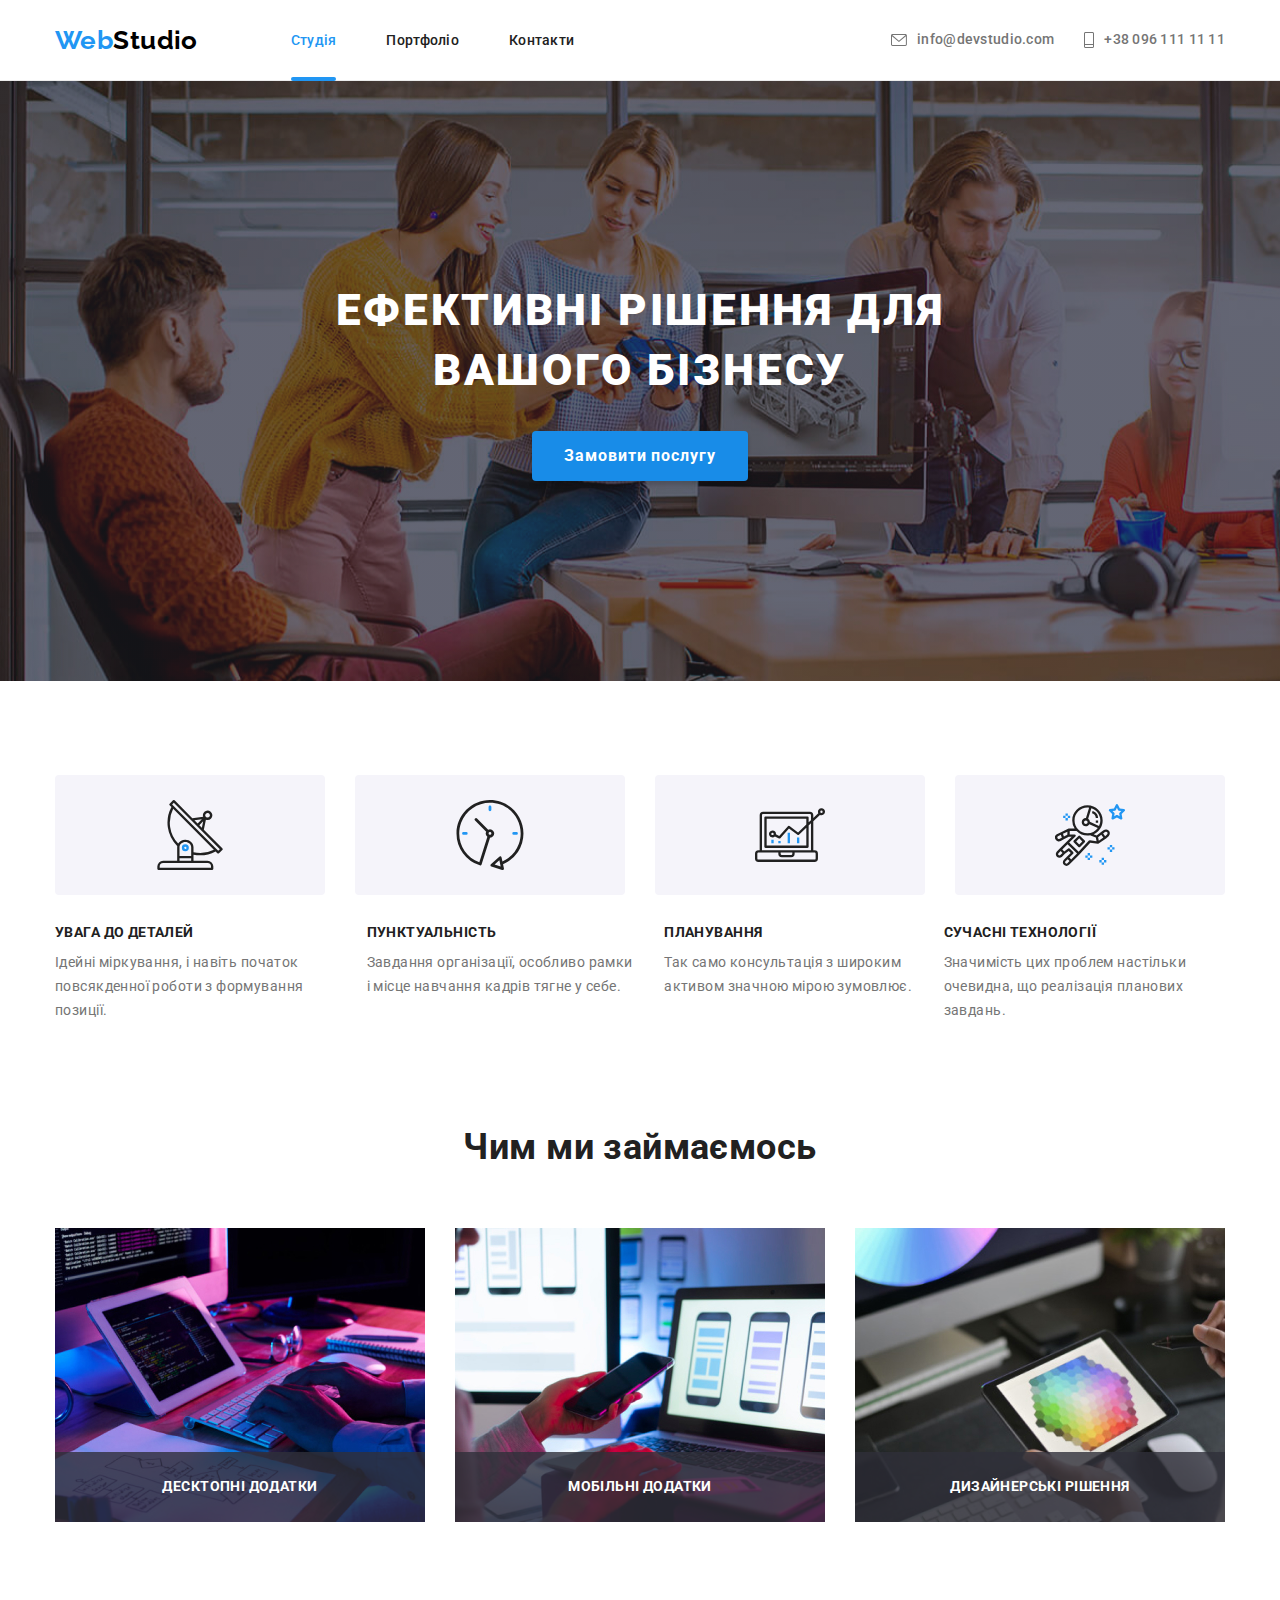
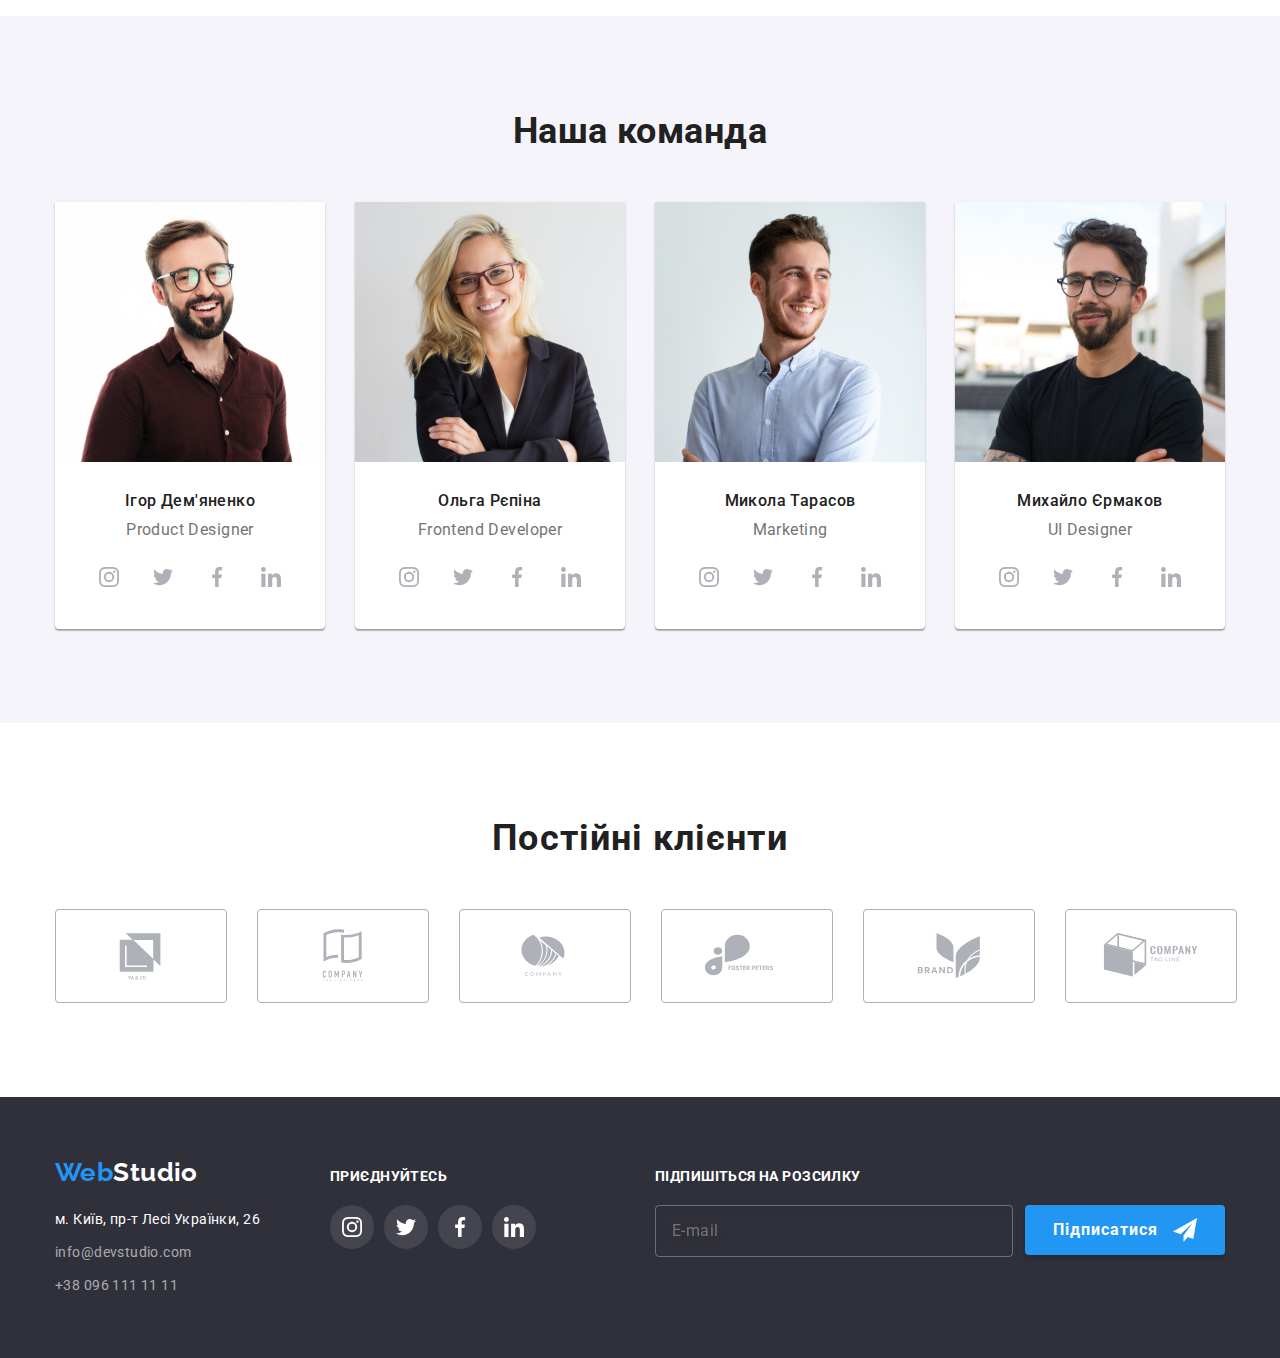
<file: index.html>
<!DOCTYPE html>
<html lang="uk">
  <head>
    <meta charset="utf-8" />
    <meta name="viewport" content="width=device-width, initial-scale=1.0" />
    <link rel="preconnect" href="https://fonts.googleapis.com" />
    <link rel="preconnect" href="https://fonts.gstatic.com" crossorigin />
    <link
      href="https://fonts.googleapis.com/css2?family=Raleway:wght@700&family=Roboto:wght@400;500;700;900&display=swap"
      rel="stylesheet"
    />
    <link
      rel="stylesheet"
      href="https://cdn.jsdelivr.net/npm/modern-normalize@1.1.0/modern-normalize.min.css"
    />
    <link rel="stylesheet" href="./css/styles.css" />
    <title>Webstudio</title>
  </head>

  <body>
    <header class="header-styles">
      <div class="flex-for-header container">
        <nav class="flex-for-nav">
          <a class="logo-web-header" href="./index.html">Web<span>Studio</span></a>
          <ul class="flex-for-nav">
            <li class="list-nav">
              <a class="header-nav current" href="#">Студія</a>
            </li>
            <li class="list-nav">
              <a class="header-nav" href="./portfolio.html">Портфоліо</a>
            </li>
            <li class="list-nav">
              <a class="header-nav" href="#">Контакти</a>
            </li>
          </ul>
        </nav>

        <ul class="flex-for-contact-to">
          <li class="contact-list">
            <a href="mailto:info@devstudio.com" class="contact-to">
              <svg class="envelope">
                <use href="./img/sprite.svg#icon-envelope"></use></svg
              >info@devstudio.com</a
            >
          </li>

          <li class="contact-list">
            <a href="tel:+380961111111" class="contact-to">
              <svg class="smartphone">
                <use href="./img/sprite.svg#icon-smartphone"></use></svg
              >+38 096 111 11 11</a
            >
          </li>
        </ul>
      </div>
    </header>

    <main>
      <section class="hero hero-image">
        <div class="container">
          <h1 class="solutions-main-caption">Ефективні рішення для вашого бізнесу</h1>
          <button class="modal-button" type="submit" data-modal-open>Замовити послугу</button>
        </div>
      </section>

      <section class="section">
        <div class="container">
          <h2 class="benefits-caption">Наші переваги</h2>
          <div class="ben-vect">
            <ul class="benefits-vectors">
              <li class="vector-item">
                <svg class="item">
                  <use href="./img/sprite.svg#icon-antenna"></use>
                </svg>
              </li>

              <li class="vector-item">
                <svg class="item">
                  <use href="./img/sprite.svg#icon-clock"></use>
                </svg>
              </li>

              <li class="vector-item">
                <svg class="item">
                  <use href="./img/sprite.svg#icon-diagram"></use>
                </svg>
              </li>

              <li class="vector-item">
                <svg class="item">
                  <use href="./img/sprite.svg#icon-astronaut"></use>
                </svg>
              </li>
            </ul>
          </div>

          <ul class="benefits-list">
            <li class="benefits-points">
              <h3 class="benefits">УВАГА ДО ДЕТАЛЕЙ</h3>
              <p class="benefits-descrition">
                Ідейні міркування, і навіть початок повсякденної роботи з формування позиції.
              </p>
            </li>

            <li class="benefits-points">
              <h3 class="benefits">ПУНКТУАЛЬНІСТЬ</h3>
              <p class="benefits-descrition">
                Завдання організації, особливо рамки і місце навчання кадрів тягне у себе.
              </p>
            </li>
            <li class="benefits-points">
              <h3 class="benefits">ПЛАНУВАННЯ</h3>
              <p class="benefits-descrition">
                Так само консультація з широким активом значною мірою зумовлює.
              </p>
            </li>
            <li class="benefits-points">
              <h3 class="benefits">СУЧАСНІ ТЕХНОЛОГІЇ</h3>
              <p class="benefits-descrition">
                Значимість цих проблем настільки очевидна, що реалізація планових завдань.
              </p>
            </li>
          </ul>
        </div>
      </section>

      <section class="activites section">
        <div class="container">
          <h2 class="activities-caption">Чим ми займаємось</h2>
          <ul class="activities-list">
            <li class="activities-points">
              <img src="./img/img1.jpg" alt="hands on keyboard" width="370" height="294" />
              <div class="ov-activ-parent">
                <p class="overlay-activities">Десктопні додатки</p>
              </div>
            </li>
            <li class="activities-points">
              <img src="./img/img2.jpg" alt="smartphone" width="370" height="294" />
              <div class="ov-activ-parent">
                <p class="overlay-activities">Мобільні додатки</p>
              </div>
            </li>
            <li class="activities-points">
              <img src="./img/img3.jpg" alt="tablet" width="370" height="294" />
              <div class="ov-activ-parent">
                <p class="overlay-activities">Дизайнерські рішення</p>
              </div>
            </li>
          </ul>
        </div>
      </section>

      <section class="section-team section">
        <div class="container">
          <h2 class="team-main-caption">Наша команда</h2>
          <ul class="team-list">
            <li class="team-members">
              <img src="./img/Demyanenko-1.jpg" alt="Demyanenko" width="270" height="260" />
              <div class="team-layout">
                <h3 class="name-member-team">Ігор Дем'яненко</h3>
                <p class="position-member-team">Product Designer</p>

                <ul class="social-list">
                  <li class="social-list-item">
                    <a href="" class="social-list-link">
                      <svg class="social-list-icon" lang="en">
                        <use href="./img/sprite.svg#icon-instagram"></use>
                      </svg>
                    </a>
                  </li>

                  <li class="social-list-item">
                    <a href="" class="social-list-link">
                      <svg class="social-list-icon" lang="en">
                        <use href="./img/sprite.svg#icon-twitter"></use>
                      </svg>
                    </a>
                  </li>

                  <li class="social-list-item">
                    <a href="" class="social-list-link">
                      <svg class="social-list-icon" lang="en">
                        <use href="./img/sprite.svg#icon-facebook"></use>
                      </svg>
                    </a>
                  </li>

                  <li class="social-list-item">
                    <a href="" class="social-list-link">
                      <svg class="social-list-icon" lang="en">
                        <use href="./img/sprite.svg#icon-linkedin"></use>
                      </svg>
                    </a>
                  </li>
                </ul>
              </div>
            </li>

            <li class="team-members">
              <img src="./img/Repina-2.jpg" alt="Repina" width="270" height="260" />
              <div class="team-layout">
                <h3 class="name-member-team">Ольга Рєпіна</h3>
                <p class="position-member-team">Frontend Developer</p>

                <ul class="social-list">
                  <li class="social-list-item">
                    <a href="" class="social-list-link">
                      <svg class="social-list-icon" lang="en">
                        <use href="./img/sprite.svg#icon-instagram"></use>
                      </svg>
                    </a>
                  </li>

                  <li class="social-list-item">
                    <a href="" class="social-list-link">
                      <svg class="social-list-icon" lang="en">
                        <use href="./img/sprite.svg#icon-twitter"></use>
                      </svg>
                    </a>
                  </li>

                  <li class="social-list-item">
                    <a href="" class="social-list-link">
                      <svg class="social-list-icon" lang="en">
                        <use href="./img/sprite.svg#icon-facebook"></use>
                      </svg>
                    </a>
                  </li>

                  <li class="social-list-item">
                    <a href="" class="social-list-link">
                      <svg class="social-list-icon" lang="en">
                        <use href="./img/sprite.svg#icon-linkedin"></use>
                      </svg>
                    </a>
                  </li>
                </ul>
              </div>
            </li>

            <li class="team-members">
              <img src="./img/Tarasov-3.jpg" alt="Tarasov" width="270" height="260" />
              <div class="team-layout">
                <h3 class="name-member-team">Микола Тарасов</h3>
                <p class="position-member-team">Marketing</p>

                <ul class="social-list">
                  <li class="social-list-item">
                    <a href="" class="social-list-link">
                      <svg class="social-list-icon" lang="en">
                        <use href="./img/sprite.svg#icon-instagram"></use>
                      </svg>
                    </a>
                  </li>

                  <li class="social-list-item">
                    <a href="" class="social-list-link">
                      <svg class="social-list-icon" lang="en">
                        <use href="./img/sprite.svg#icon-twitter"></use>
                      </svg>
                    </a>
                  </li>

                  <li class="social-list-item">
                    <a href="" class="social-list-link">
                      <svg class="social-list-icon" lang="en">
                        <use href="./img/sprite.svg#icon-facebook"></use>
                      </svg>
                    </a>
                  </li>

                  <li class="social-list-item">
                    <a href="" class="social-list-link">
                      <svg class="social-list-icon" lang="en">
                        <use href="./img/sprite.svg#icon-linkedin"></use>
                      </svg>
                    </a>
                  </li>
                </ul>
              </div>
            </li>

            <li class="team-members">
              <img src="./img/Yermakov-4.jpg" alt="Yermakov" width="270" height="260" />
              <div class="team-layout">
                <h3 class="name-member-team">Михайло Єрмаков</h3>
                <p class="position-member-team">UI Designer</p>

                <ul class="social-list">
                  <li class="social-list-item">
                    <a href="" class="social-list-link">
                      <svg class="social-list-icon" lang="en">
                        <use href="./img/sprite.svg#icon-instagram"></use>
                      </svg>
                    </a>
                  </li>

                  <li class="social-list-item">
                    <a href="" class="social-list-link">
                      <svg class="social-list-icon" lang="en">
                        <use href="./img/sprite.svg#icon-twitter"></use>
                      </svg>
                    </a>
                  </li>

                  <li class="social-list-item">
                    <a href="" class="social-list-link">
                      <svg class="social-list-icon" lang="en">
                        <use href="./img/sprite.svg#icon-facebook"></use>
                      </svg>
                    </a>
                  </li>

                  <li class="social-list-item">
                    <a href="" class="social-list-link">
                      <svg class="social-list-icon" lang="en">
                        <use href="./img/sprite.svg#icon-linkedin"></use>
                      </svg>
                    </a>
                  </li>
                </ul>
              </div>
            </li>
          </ul>
        </div>
      </section>

      <section class="section">
        <div class="container">
          <h2 class="regular-customer">Постійні клієнти</h2>
          <div class="cust-vect">
            <ul class="customer-list">
              <li class="customer-item">
                <a href="" class="customer-link">
                  <svg class="each-item">
                    <use href="./img/sprite.svg#icon-ya-co"></use>
                  </svg>
                </a>
              </li>

              <li class="customer-item">
                <a href="" class="customer-link">
                  <svg class="each-item">
                    <use href="./img/sprite.svg#icon-tagline-here"></use>
                  </svg>
                </a>
              </li>

              <li class="customer-item">
                <a href="" class="customer-link">
                  <svg class="each-item">
                    <use href="./img/sprite.svg#icon-company"></use>
                  </svg>
                </a>
              </li>

              <li class="customer-item">
                <a href="" class="customer-link">
                  <svg class="each-item">
                    <use href="./img/sprite.svg#icon-foster-peters"></use>
                  </svg>
                </a>
              </li>

              <li class="customer-item">
                <a href="" class="customer-link">
                  <svg class="each-item">
                    <use href="./img/sprite.svg#icon-brand"></use>
                  </svg>
                </a>
              </li>

              <li class="customer-item">
                <a href="" class="customer-link">
                  <svg class="each-item">
                    <use href="./img/sprite.svg#icon-tl"></use>
                  </svg>
                </a>
              </li>
            </ul>
          </div>
        </div>
      </section>
    </main>

    <footer class="background-footer">
      <div class="container all-footer-positions">
        <div class="left-side-footer">
          <address>
            <ul>
              <li class="for-logo">
                <a class="logo-web-footer" href="./index.html"
                  >Web<span class="logo-studio-footer">Studio</span></a
                >
              </li>

              <li class="flex-for-address">
                <a
                  href="https://goo.gl/maps/PK4acPdhrwXjEn6c6"
                  target="_blank"
                  rel="noreferrer noopener nofollow"
                  class="footer-address"
                  >м. Київ, пр-т Лесі Українки, 26</a
                >
              </li>
              <li class="flex-for-address">
                <a href="mailto:info@devstudio.com" class="footer-mail-tel">info@devstudio.com</a>
              </li>

              <li class="flex-for-address">
                <a href="tel:+380961111111" class="footer-mail-tel">+38 096 111 11 11</a>
              </li>
            </ul>
          </address>
        </div>

        <div>
          <p class="connection">Приєднуйтесь</p>
          <ul class="footer-social-list">
            <li class="footer-social-list-item">
              <a href="" class="footer-social-list-link">
                <svg class="footer-social-list-icon">
                  <use href="./img/sprite.svg#icon-instagram"></use>
                </svg>
              </a>
            </li>

            <li class="footer-social-list-item">
              <a href="" class="footer-social-list-link">
                <svg class="footer-social-list-icon">
                  <use href="./img/sprite.svg#icon-twitter"></use>
                </svg>
              </a>
            </li>

            <li class="footer-social-list-item">
              <a href="" class="footer-social-list-link">
                <svg class="footer-social-list-icon">
                  <use href="./img/sprite.svg#icon-facebook"></use>
                </svg>
              </a>
            </li>

            <li class="footer-social-list-item">
              <a href="" class="footer-social-list-link">
                <svg class="footer-social-list-icon">
                  <use href="./img/sprite.svg#icon-linkedin"></use>
                </svg>
              </a>
            </li>
          </ul>
        </div>

        <div class="footer-sign-up">
          <p class="sign-up">Підпишіться на розсилку</p>
          <form class="footer-form">
            <label class="footer-form-field">
              <input
                class="input-styles"
                type="email"
                name="user_email"
                placeholder="E-mail"
                pattern="([A-z0-9_.-]{1,})@([A-z0-9_.-]{1,}).([A-z]{2,8})"
              />
            </label>
            <button type="submit" class="sign-up-btn">
              <span class="sign-up-text">Підписатися</span>
              <svg class="sign-up-icon">
                <use href="./img/sprite.svg#icon-send"></use>
              </svg>
            </button>
          </form>
        </div>
      </div>
    </footer>

    <div class="backdrop is-hidden" data-modal>
      <div class="modal">
        <button type="button" class="modal-close-button" data-modal-close>
          <svg class="modal-close-icon">
            <use href="./img/sprite.svg#icon-close"></use>
          </svg>
        </button>

        <p class="modal-form-title">Залиште свої дані, ми вам передзвонимо</p>

        <form class="modal-form">
          <label class="modal-form-field">
            <span class="modal-item">Ім'я</span>
            <span class="modal-form-input-wrapper">
              <input
                type="text"
                class="modal-form-input"
                required
                pattern="[a-zA-Zа-яА-ЯіІїЇ'`]+"
                name="user_name"
              />
              <svg class="svg-modal-icon">
                <use href="./img/sprite.svg#icon-human"></use>
              </svg>
            </span>
          </label>

          <label class="modal-form-field">
            <span class="modal-item">Телефон</span>
            <span class="modal-form-input-wrapper">
              <input
                type="tel"
                class="modal-form-input"
                required
                pattern="[0-9]{3}-[0-9]{3}-[0-9]{2}-[0-9]{2}"
                title="xxx-xxx-xx-xx"
                name="user_phone"
              />
              <svg class="svg-modal-icon">
                <use href="./img/sprite.svg#icon-phone"></use>
              </svg>
            </span>
          </label>

          <label class="modal-form-field">
            <span class="modal-item">Пошта</span>
            <span class="modal-form-input-wrapper">
              <input
                type="email"
                class="modal-form-input"
                required
                pattern="([A-z0-9_.-]{1,})@([A-z0-9_.-]{1,}).([A-z]{2,8})"
                name="user_email"
              />
              <svg class="svg-modal-icon">
                <use href="./img/sprite.svg#icon-envelope-2"></use>
              </svg>
            </span>
          </label>

          <label class="modal-form-field">
            <span class="modal-form-field-desc">Коментар</span>
            <textarea
              name="user_message"
              class="modal-form-message"
              placeholder="Введіть текст"
            ></textarea>
          </label>

          <label class="modal-form-check-field">
            <input type="checkbox" class="modal-form-check" name="user_policy" required />
            <svg class="modal-form-own-checkbox">
              <use
                class="modal-form-own-checkbox-icon"
                href="./img/sprite.svg#icon-vector-check"
              ></use></svg
            >Погоджуюся з розсилкою та приймаю&nbsp;<a class="conditions-link" href=""
              >Умови договору</a
            >
          </label>

          <button type="submit" class="modal-send-btn">
            <span class="modal-send-text">Відправити</span>
          </button>
        </form>
      </div>
    </div>
    <script src="./js/modal.js"></script>
  </body>
</html>
</file>
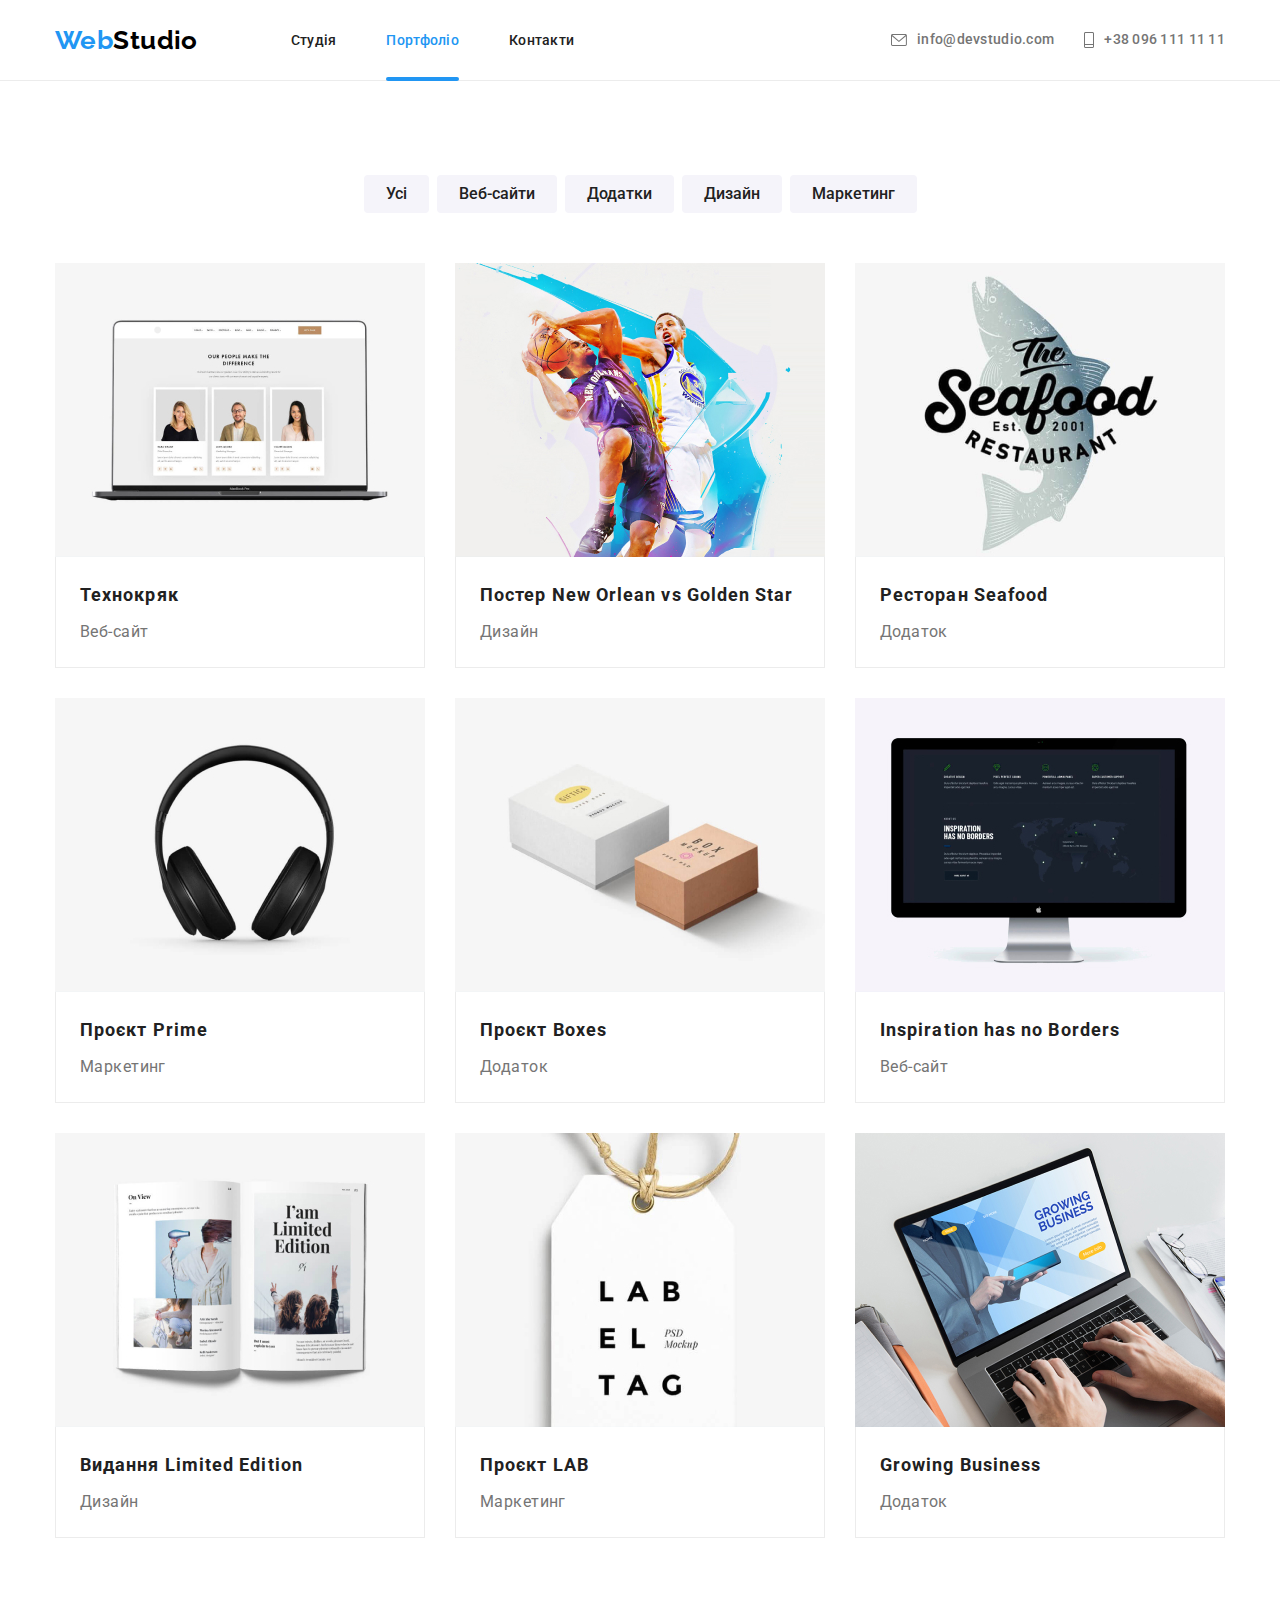
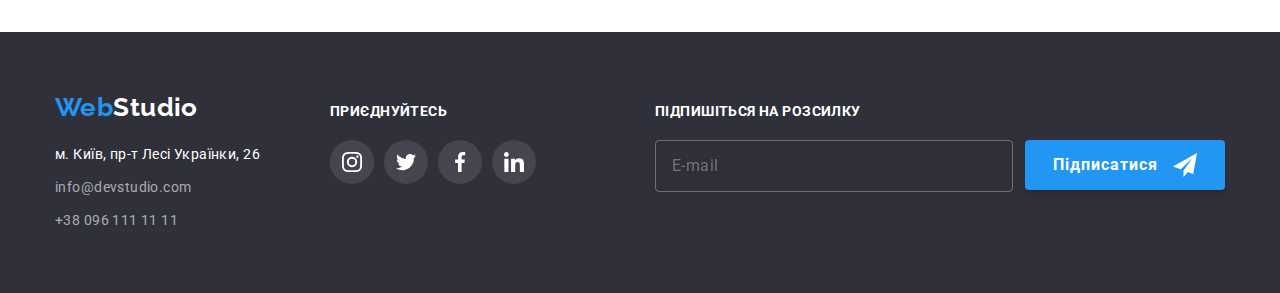
<file: portfolio.html>
<!DOCTYPE html>
<html lang="uk">
  <head>
    <meta charset="UTF-8" />
    <meta http-equiv="X-UA-Compatible" content="IE=edge" />
    <meta name="viewport" content="width=device-width, initial-scale=1.0" />
    <link rel="preconnect" href="https://fonts.googleapis.com" />
    <link rel="preconnect" href="https://fonts.gstatic.com" crossorigin />
    <link
      href="https://fonts.googleapis.com/css2?family=Raleway:wght@700&family=Roboto:wght@400;500;700;900&display=swap"
      rel="stylesheet"
    />
    <link
      rel="stylesheet"
      href="https://cdn.jsdelivr.net/npm/modern-normalize@1.1.0/modern-normalize.min.css"
    />
    <link rel="stylesheet" href="./css/styles.css" />
    <title>Portfolio</title>
  </head>

  <body>
    <header class="header-styles">
      <div class="flex-for-header container">
        <nav class="flex-for-nav">
          <a class="logo-web-header" href="./index.html">Web<span>Studio</span></a>
          <ul class="flex-for-nav">
            <li class="list-nav">
              <a class="header-nav" href="index.html">Студія</a>
            </li>
            <li class="list-nav">
              <a class="header-nav current" href="#">Портфоліо</a>
            </li>
            <li class="list-nav">
              <a class="header-nav" href="#">Контакти</a>
            </li>
          </ul>
        </nav>

        <ul class="flex-for-contact-to">
          <li class="contact-list">
            <a href="mailto:info@devstudio.com" class="contact-to">
              <svg class="envelope">
                <use href="./img/sprite.svg#icon-envelope"></use></svg
              >info@devstudio.com</a
            >
          </li>

          <li class="contact-list">
            <a href="tel:+380961111111" class="contact-to">
              <svg class="smartphone">
                <use href="./img/sprite.svg#icon-smartphone"></use></svg
              >+38 096 111 11 11</a
            >
          </li>
        </ul>
      </div>
    </header>

    <main>
      <section class="section">
        <div class="container">
          <h1 class="our-projects">Наші проекти</h1>
          <div>
            <ul class="flex-for-all-buttons">
              <li class="button-list">
                <button type="button" class="all-buttons">Усі</button>
                <button type="button" class="all-buttons">Веб-сайти</button>
                <button type="button" class="all-buttons">Додатки</button>
                <button type="button" class="all-buttons">Дизайн</button>
                <button type="button" class="all-buttons">Маркетинг</button>
              </li>
            </ul>
          </div>

          <ul class="projects flex-for-projects">
            <li class="projects-list">
              <a href="#" class="projects-link">
                <div class="overlay-for-elements">
                  <img src="./img/technokryak.jpg" alt="laptop" height="294" width="370" />
                  <p class="overlay-projects">
                    Ресурс пропонує комплексні пропозиції з різним рівнем функціоналу та сервісів.
                    Все це дозволить відвідувачу отримати вичерпні відомості про компанію чи
                    приватну особу.
                  </p>
                </div>

                <div class="borders-for-projects">
                  <h2 class="projects-caption">Технокряк</h2>
                  <p class="projects-desc">Веб-сайт</p>
                </div>
              </a>
            </li>

            <li class="projects-list">
              <a href="#" class="projects-link">
                <div class="overlay-for-elements">
                  <img src="./img/basketball.jpg" alt="new orleans" height="294" width="370" />
                  <p class="overlay-projects">
                    Ресурс пропонує комплексні пропозиції з різним рівнем функціоналу та сервісів.
                    Все це дозволить відвідувачу отримати вичерпні відомості про компанію чи
                    приватну особу.
                  </p>
                </div>
                <div class="borders-for-projects">
                  <h2 class="projects-caption">Постер New Orlean vs Golden Star</h2>
                  <p class="projects-desc">Дизайн</p>
                </div>
              </a>
            </li>

            <li class="projects-list">
              <a href="#" class="projects-link">
                <div class="overlay-for-elements">
                  <img src="./img/restaurant.jpg" alt="the Seafood" height="294" width="370" />
                  <p class="overlay-projects">
                    Ресурс пропонує комплексні пропозиції з різним рівнем функціоналу та сервісів.
                    Все це дозволить відвідувачу отримати вичерпні відомості про компанію чи
                    приватну особу.
                  </p>
                </div>
                <div class="borders-for-projects">
                  <h2 class="projects-caption">Ресторан Seafood</h2>
                  <p class="projects-desc">Додаток</p>
                </div>
              </a>
            </li>

            <li class="projects-list">
              <a href="#" class="projects-link">
                <div class="overlay-for-elements">
                  <img src="./img/headphones.jpg" alt="Prime project" height="294" width="370" />
                  <p class="overlay-projects">
                    Ресурс пропонує комплексні пропозиції з різним рівнем функціоналу та сервісів.
                    Все це дозволить відвідувачу отримати вичерпні відомості про компанію чи
                    приватну особу.
                  </p>
                </div>
                <div class="borders-for-projects">
                  <h2 class="projects-caption">Проєкт Prime</h2>
                  <p class="projects-desc">Маркетинг</p>
                </div>
              </a>
            </li>

            <li class="projects-list">
              <a href="#" class="projects-link">
                <div class="overlay-for-elements">
                  <img src="./img/boxes.jpg" alt="two boxes" height="294" width="370" />
                  <p class="overlay-projects">
                    Ресурс пропонує комплексні пропозиції з різним рівнем функціоналу та сервісів.
                    Все це дозволить відвідувачу отримати вичерпні відомості про компанію чи
                    приватну особу.
                  </p>
                </div>
                <div class="borders-for-projects">
                  <h2 class="projects-caption">Проєкт Boxes</h2>
                  <p class="projects-desc">Додаток</p>
                </div>
              </a>
            </li>

            <li class="projects-list">
              <a href="#" class="projects-link">
                <div class="overlay-for-elements">
                  <img src="./img/display.jpg" alt="monitor" height="294" width="370" />
                  <p class="overlay-projects">
                    Ресурс пропонує комплексні пропозиції з різним рівнем функціоналу та сервісів.
                    Все це дозволить відвідувачу отримати вичерпні відомості про компанію чи
                    приватну особу.
                  </p>
                </div>
                <div class="borders-for-projects">
                  <h2 class="projects-caption">Inspiration has no Borders</h2>
                  <p class="projects-desc">Веб-сайт</p>
                </div>
              </a>
            </li>

            <li class="projects-list">
              <a href="#" class="projects-link">
                <div class="overlay-for-elements">
                  <img src="./img/book.jpg" alt="book with letters" />
                  <p class="overlay-projects">
                    Ресурс пропонує комплексні пропозиції з різним рівнем функціоналу та сервісів.
                    Все це дозволить відвідувачу отримати вичерпні відомості про компанію чи
                    приватну особу.
                  </p>
                </div>
                <div class="borders-for-projects">
                  <h2 class="projects-caption">Видання Limited Edition</h2>
                  <p class="projects-desc">Дизайн</p>
                </div>
              </a>
            </li>

            <li class="projects-list">
              <a href="#" class="projects-link">
                <div class="overlay-for-elements">
                  <img src="./img/label.jpg" alt="labeltag" />
                  <p class="overlay-projects">
                    Ресурс пропонує комплексні пропозиції з різним рівнем функціоналу та сервісів.
                    Все це дозволить відвідувачу отримати вичерпні відомості про компанію чи
                    приватну особу.
                  </p>
                </div>
                <div class="borders-for-projects">
                  <h2 class="projects-caption">Проєкт LAB</h2>
                  <p class="projects-desc">Маркетинг</p>
                </div>
              </a>
            </li>

            <li class="projects-list">
              <a href="#" class="projects-link">
                <div class="overlay-for-elements">
                  <img src="./img/hands.jpg" alt="hands on laptop`s keyboard" />
                  <p class="overlay-projects">
                    Ресурс пропонує комплексні пропозиції з різним рівнем функціоналу та сервісів.
                    Все це дозволить відвідувачу отримати вичерпні відомості про компанію чи
                    приватну особу.
                  </p>
                </div>
                <div class="borders-for-projects">
                  <h2 class="projects-caption">Growing Business</h2>
                  <p class="projects-desc">Додаток</p>
                </div>
              </a>
            </li>
          </ul>
        </div>
      </section>
    </main>

    <footer class="background-footer">
      <div class="container all-footer-positions">
        <div class="left-side-footer">
          <address>
            <ul>
              <li class="for-logo">
                <a class="logo-web-footer" href="./index.html"
                  >Web<span class="logo-studio-footer">Studio</span></a
                >
              </li>

              <li class="flex-for-address">
                <a
                  href="https://goo.gl/maps/PK4acPdhrwXjEn6c6"
                  target="_blank"
                  rel="noreferrer noopener nofollow"
                  class="footer-address"
                  >м. Київ, пр-т Лесі Українки, 26</a
                >
              </li>
              <li class="flex-for-address">
                <a href="mailto:info@devstudio.com" class="footer-mail-tel">info@devstudio.com</a>
              </li>

              <li class="flex-for-address">
                <a href="tel:+380961111111" class="footer-mail-tel">+38 096 111 11 11</a>
              </li>
            </ul>
          </address>
        </div>

        <div>
          <p class="connection">Приєднуйтесь</p>
          <ul class="footer-social-list">
            <li class="footer-social-list-item">
              <a href="" class="footer-social-list-link">
                <svg class="footer-social-list-icon">
                  <use href="./img/sprite.svg#icon-instagram"></use>
                </svg>
              </a>
            </li>

            <li class="footer-social-list-item">
              <a href="" class="footer-social-list-link">
                <svg class="footer-social-list-icon">
                  <use href="./img/sprite.svg#icon-twitter"></use>
                </svg>
              </a>
            </li>

            <li class="footer-social-list-item">
              <a href="" class="footer-social-list-link">
                <svg class="footer-social-list-icon">
                  <use href="./img/sprite.svg#icon-facebook"></use>
                </svg>
              </a>
            </li>

            <li class="footer-social-list-item">
              <a href="" class="footer-social-list-link">
                <svg class="footer-social-list-icon">
                  <use href="./img/sprite.svg#icon-linkedin"></use>
                </svg>
              </a>
            </li>
          </ul>
        </div>

        <div class="footer-sign-up">
          <p class="sign-up">Підпишіться на розсилку</p>
          <form class="footer-form">
            <label class="footer-form-field">
              <input
                class="input-styles"
                type="email"
                name="user_email"
                placeholder="E-mail"
                pattern="([A-z0-9_.-]{1,})@([A-z0-9_.-]{1,}).([A-z]{2,8})"
              />
            </label>
            <button type="submit" class="sign-up-btn">
              <span class="sign-up-text">Підписатися</span>
              <svg class="sign-up-icon">
                <use href="./img/sprite.svg#icon-send"></use>
              </svg>
            </button>
          </form>
        </div>
      </div>
    </footer>
  </body>
</html>
</file>
<file: css/styles.css>
:root {
    --accent-color: rgba(33, 150, 243, 1);
    --background: rgba(47, 48, 58, 1);
    --white: #ffffff;
    --transparent: rgba(255, 255, 255, 0.6);
    --grey: #757575;
    --white-not-transparent: rgba(255, 255, 255, 1);
    --blue: #2196F3;
    --black: rgba(0, 0, 0, 1);
    --blue-for-modal-button: #188CE8;
    --white-for-background-buttons: rgba(245, 244, 250, 1);
    --background-for-section-team: #F5F4FA;
    --black-for-projects: #212121;
    --black-transparent: rgba(33, 33, 33, 0.2);
    --another-grey: #AFB1B8;
    --transition-duration-function: 250ms cubic-bezier(0.4, 0, 0.2, 1);
}

h1, h2, h3, p {
    margin: 0;
    padding: 0;
}

li {
    list-style: none;
}

img {
    display: block;
    max-width: 100%;
    height: auto;
}

button {
    font-family: inherit;
    font-size: inherit;
    cursor: pointer;
}

body {
    font-family: 'Roboto', 'Raleway', sans-serif;
    color: #212121;
    font-size: 14px;
    letter-spacing: 0.03em;
    background-color: #ffffff;
}

ul, ol {
    margin: 0;
    padding: 0;
    list-style: none;
}

.section {
    padding-top: 94px;
    padding-bottom: 94px;
}

.container {
    width: 1200px;
    padding-left: 15px;
    padding-right: 15px;
    margin-left: auto;
    margin-right: auto;
}


/* ===ЛОГОТИП=== */

.logo-web-header {
    display: flex;
    padding-top: 24px;
    padding-bottom: 24px;
    align-items: center;
    margin-right: 93px; 
    font-family: 'Raleway', sans-serif;
    font-weight: 700;
    font-size: 26px;
    line-height: 1.19;
    color: var(--blue);
    text-decoration: none;
}

span {
    font-family: 'Raleway', sans-serif;
    font-weight: 700;
    font-size: 26px;
    line-height: 1.19;
    color: var(--black);
    text-decoration: none;
}

.for-logo {
    margin-bottom: 20px;
}

.logo-web-footer {
    font-style: normal;
    align-items: center;
    font-family: 'Raleway', sans-serif;
    font-weight: 700;
    font-size: 26px;
    line-height: 1.19;
    color: var(--blue);
    text-decoration: none;
}

.logo-studio-footer {
    margin-bottom: 20px;
    font-family: 'Raleway', sans-serif;
    font-weight: 700;
    font-size: 26px;
    line-height: 1.19;
    color: var(--white-not-transparent);
    text-decoration: none;
}


/* ===ХЕДЕР=== */

/* ===Навігація хедера=== */

.header-styles {
    border-bottom: 1px solid #ececec;
    width: auto;
}

.flex-for-header {
    display: flex;
    align-items: center;
    height: 80px;
}

.list-nav {
    position: relative;
}

.list-nav:not(:last-child) {
    margin-right: 50px;
    justify-content: center;
    align-items: center;
}

.flex-for-nav {
    display: flex;
    justify-content: center;
    align-items: center;
    text-align: center;
}

.header-nav {
    position: relative;
    padding-top: 32px;
    padding-bottom: 32px;
    align-items: center;
    font-weight: 500;
    line-height: 1.14;
    letter-spacing: 0.02em;
    color: inherit;
    text-decoration: none;
    transition: color var(--transition-duration-function);
}

.current::after {
    position: absolute;
    display: block;
    width: 100%;
    height: 4px;
    left: 0;
    bottom: -1px;
    content: '';
    border-radius: 2px;
    background-color: var(--blue);
}

.header-nav:focus,
.header-nav:hover {
    color: var(--accent-color);
}

.current {
    color: var(--accent-color);
}


/* ===Контакти хедера=== */

.flex-for-contact-to {
    display: flex;
    margin-left: auto;
    gap: 30px;
}

.contact-list:not(:first-child) {
    align-items: center;
    margin-left: auto;
}

.contact-to {
    display: flex;
    align-items: center;
    margin-left: auto;
    font-weight: 500;
    padding-top: 32px;
    padding-bottom: 32px;
    line-height: 1.14;
    letter-spacing: 0.02em;
    color: var(--grey);
    text-decoration: none;
    transition: color var(--transition-duration-function);
}

.contact-to:hover,
.contact-to:focus {
    color: var(--blue);
}

.smartphone {
    width: 10px;
    height: 16px;
    margin-right: 10px;
    fill: currentColor;
    transition: fill var(--transition-duration-function);
}

.envelope {
    width: 16px;
    height: 12px;
    margin-right: 10px;
    fill: currentColor;
    transition: fill var(--transition-duration-function);
}

.smartphone:hover .envelope,
.smartphone:focus .envelope {
    fill: var(--blue);
}


/* ===ФУТЕР=== */

/* ===Контакти футера=== */

.left-side-footer {
    margin-right: 70px;
}

.background-footer {
    display: flex;
    align-items: baseline;
    background: var(--background);
    padding-top: 60px;
    padding-bottom: 60px;
}

.footer-address {
    margin-bottom: 9px;
    font-style: normal;
    line-height: 1.71;
    color: var(--white);
    text-decoration: none;
}

.footer-mail-tel {
    font-style: normal;
    line-height: 1.71;
    color: var(--transparent);
    text-decoration: none;
}

.footer-mail-tel {
    margin-bottom: 9px;
}

.flex-for-address:not(:last-child) {
    margin-bottom: 9px;
    white-space: nowrap;
}

.all-footer-positions {
    display: flex;
    align-items: baseline;
}


/* ===Соціальні мережі футера=== */

.connection {
    display: flex;
    margin-bottom: 20px;
    justify-content: flex-start;
    font-weight: 700;
    font-style: normal;
    font-size: 14px;
    line-height: 1.14;
    letter-spacing: 0.03em;
    text-transform: uppercase;
    color: var(--white);
    
}

.footer-social-list {
    display: flex;
    justify-content: flex-start;
    align-items: baseline;
    column-gap: 10px;
    border-radius: 50%;
}

.footer-social-list-item {
    display: flex;
    align-items: center;
    justify-content: center;
    margin-bottom: auto;
    border-radius: 50%;
    background-color: rgba(255, 255, 255, 0.1);
    width: 44px;
    height: 44px;
}

.footer-social-list-item:hover,
.footer-social-list-item:focus {
    background-color: var(--blue);
    fill: var(--white);
    transition: var(--transition-duration-function);
}

.footer-social-list-link {
    display: flex;
    justify-content: center;
    align-items: center;
    width: 44px;
    height: 44px;
}

.footer-social-list-icon {
    width: 20px;
    height: 20px;
    fill: var(--white);
}


/* ===Форми футера=== */

.footer-sign-up {
    margin-left: auto;
}

.sign-up {
    margin-bottom: 20px;
    justify-content: flex-start;
    font-weight: 700;
    font-style: normal;
    font-size: 14px;
    line-height: 1.14;
    letter-spacing: 0.03em;
    text-transform: uppercase;
    color: var(--white);
}

.footer-form {
    display: flex;
    flex-direction: row;
}

.footer-form-field {
    display: flex;
    align-items: center;
    margin-right: 12px;
}

.input-styles {
    font-family: 'Roboto', 'Raleway', sans-serif;
    background-color: transparent;
    width: 358px;
    border: 1px solid rgba(255, 255, 255, 0.3);
    filter: drop-shadow(0px 4px 4px rgba(0, 0, 0, 0.15));
    border-radius: 4px;
    padding-top: 15px;
    padding-bottom: 15px;
    padding-left: 16px;
    outline: none;
    font-style: normal;
    font-weight: 400;
    font-size: 16px;
    line-height: 1.25;
    letter-spacing: 0.03em;
    color: var(--white);
}

.sign-up-btn {
    position: relative;
    width: 200px;
    height: 50px;
    background-color: var(--blue);
    box-shadow: 0px 4px 4px rgba(0, 0, 0, 0.15);
    border: 0;
    border-radius: 4px;
    padding: 0;
}

.sign-up-text {
    position: absolute;
    display: block;
    color: var(--white);
    text-align: center;
    letter-spacing: 0.06em;
    font-family: 'Roboto', 'Raleway', sans-serif;
    font-style: normal;
    font-weight: 700;
    font-size: 16px;
    line-height: 1.88;
    margin: auto;
    left: 28px;
    top: 10px;
}

.sign-up-icon {
    right: 28px;
    top: 13px;
    position: absolute;
    width: 24px;
    height: 24px;
    display: inline;
    margin: 0 auto;
    fill: var(--white);
}


/* ===ГОЛОВНА=== */

/* ===Ефективні рішення для вашого бізнесу=== */

.hero {
    text-align: center;
    max-width: 1660px;
    margin-left: auto;
    margin-right: auto;
    color: var(--white-not-transparent);
    background-color: var(--background);
    padding: 200px 0;
}

.hero-image {
    background-image: linear-gradient(rgba(47, 48, 58, 0.4), rgba(47, 48, 58, 0.4)),
    url('../img/people-working.jpg');
    background-size: cover;
    max-width: 1600px;
    margin-right: auto;
    margin-left: auto;
}

.solutions-main-caption {
    width: 696px;
    justify-content: center;
    align-items: center;
    margin-left: auto;
    margin-right: auto;
    margin-bottom: 30px;
    margin-top: auto;
    font-weight: 900;
    font-size: 44px;
    line-height: 1.36;
    text-align: center;
    letter-spacing: 0.06em;
    text-transform: uppercase;
    color: var(--white);
}


/* ===Замовити послугу=== */

.modal-button {
    align-items: center;
    text-align: center;
    letter-spacing: 0.06em;
    font-weight: 700;
    font-size: 16px;
    line-height: 1.88;
    color: var(--white);
    background-color: var(--blue-for-modal-button);
    cursor: pointer;
    border: 0px;
    box-shadow: 0px 4px 4px rgba(0, 0, 0, 0.15);
    border-radius: 4px;
    padding: 10px 32px;
}

.modal-button:hover,
.modal-button:focus {
    background-color: var(--blue-for-modal-button);
}


/* ===Переваги=== */

.benefits-caption {
    display: flex;
    justify-content: center;
    margin-bottom: 50px;
    position: absolute;
    width: 1px;
    height: 1px;
    margin: -1px;
    border: 0;
    padding: 0;
    white-space: nowrap;
    clip-path: inset(100%);
    clip: rect(0 0 0 0);
    overflow: hidden;
}

.benefits-vectors{
    display: flex;
    justify-content: center;
    align-items: center;
    gap: 30px;
}

.benefits-list {
    display: flex;
    justify-content: center;
    align-items: flex-start;
}

.benefits {
    margin-bottom: 10px;
    justify-content: center;
    font-weight: 700;
    font-size: 14px;
    line-height: 1.14;
    text-transform: uppercase;
    color: inherit;
}

.benefits-points:not(:last-child) {
    margin-right: 30px;
}


.benefits-descrition {
    line-height: 1.71;
    color: var(--grey);
}


/* ===Чим ми займаємось=== */

.activites {
    padding-top: 0;
}

.activities-caption {
    padding-top: 0;
    margin-bottom: 50px;
    font-weight: 700;
    font-size: 36px;
    line-height: 1.71;
    text-align: center;
    color: inherit;
}

.activities-list {
    display: flex;
}

.activities-points:not(:last-child) {
    margin-right: 30px;
}

.activities-points {
    flex-basis: calc((100% - 60px) / 3);
}

.overlay-activities {
    position: absolute;
    display: flex;
    justify-content: center;
    align-items: center;
    background: rgba(47, 48, 58, 0.8);
    width: 100%;
    height: 70px;
    right: 0;
    bottom: 0;
    font-style: normal;
    font-family: 'Roboto', 'Raleway', sans-serif;
    font-weight: 700;
    font-size: 14px;
    line-height: 1.14;
    letter-spacing: 0.03em;
    text-transform: uppercase;
    color: #FFFFFF;
}

.ov-activ-parent {
    position: relative;
}


/* ===Наша команда=== */

.ben-vect {
    display: flex;
    flex-basis: calc((100% - 90px) / 4);
    gap: 30px;
}

.vector-item {
    display: flex;
    justify-content: center;
    align-items: center;
    width: 270px;
    height: 120px;
    margin-bottom: 30px;
    background-color: #F5F4FA;
    border-radius: 4px;
}

.item {
    display: block;
    width: 70px;
    height: 70px;
}

.social-list {
    display: flex;
    justify-content: center;
    align-items: center;
    column-gap: 10px;
    margin-bottom: 30px;
}

.social-list-link {
    display: flex;
    align-items: center;
    justify-content: center;
    border-radius: 50%;
    width: 44px;
    height: 44px;
    fill: var(--another-grey);
    transition: background-color var(--transition-duration-function);
}

.social-list-link:hover,
.social-list-link:focus {
    background-color: var(--blue);
    fill: var(--white);
}

.social-list-icon {
    width: 20px;
    height: 20px;
    fill: inherit;
    transition: fill var(--transition-duration-function);
}


.section-team {
    background: var(--background-for-section-team)
}

.team-main-caption {
    margin-bottom: 50px;
    font-weight: 700;
    font-size: 36px;
    line-height: 42px;
    text-align: center;
    color: inherit;
}

.team-list {
    display: flex;
    justify-content: center;
    align-items: center;
}

.team-members {
    background-color: var(--white);
    flex-basis: calc((100% - 90px) / 4);
    box-shadow: 0px 1px 3px rgba(0, 0, 0, 0.12), 0px 1px 1px rgba(0, 0, 0, 0.14), 0px 2px 1px rgba(0, 0, 0, 0.2);
    border-radius: 0px 0px 4px 4px;
}

.team-members:not(:last-child) {
    margin-right: 30px;
}

.team-layout {
    margin-top: 30px;
    margin-left: auto;
    margin-right: auto;
}

.name-member-team {
    margin-bottom: 10px;
    font-weight: 500;
    font-size: 16px;
    line-height: 1.16;
    text-align: center;
    color: inherit;
}

.position-member-team {
    margin-bottom: 16px;
    font-size: 16px;
    line-height: 1.18;
    text-align: center;
    color: var(--grey);
}


/* ===Постійні клієнти=== */

.regular-customer {
    display: flex;
    justify-content: center;
    margin-bottom: 50px;
    font-family: 'Roboto', 'Raleway', sans-serif;
    font-style: normal;
    font-weight: 700;
    font-size: 36px;
    line-height: 42px;
    text-align: center;
    letter-spacing: 0.03em;
    color: #212121;

}

.cust-vect {
    display: flex;
    flex-basis: calc((100% - 150px) / 6);
    gap: 30px;
}

.customer-list {
    display: flex;
    justify-content: center;
    align-items: center;
    gap: 30px;
}

.customer-link {
    display: flex;
    justify-content: center;
    align-items: center;
    width: 170px;
    height: 92px;
}

.customer-link:hover .each-item,
.customer-link:focus .each-item {
    fill: var(--blue);
    transition: var(--transition-duration-function);
}

.each-item {
    display: block;
    fill: var(--another-grey);
    width: 106px;
    height: 60px;
    position: absolute;
}

.customer-item {
    border: 1px solid var(--another-grey);
    border-radius: 4px;
    fill: var(--another-grey);
    background-color: var(--white);
    transition: border var(--transition-duration-function);
}

.customer-item:hover,
.customer-item:focus {
    border: 1px solid var(--blue);
    border-radius: 4px;
}



/* ===ПОРТФОЛІО=== */


/* ===Кнопки=== */

.our-projects {
    justify-content: center;
    align-items: center;
    position: absolute;
    width: 1px;
    height: 1px;
    margin: -1px;
    border: 0;
    padding: 0;
    white-space: nowrap;
    clip-path: inset(100%);
    clip: rect(0 0 0 0);
    overflow: hidden;
}

.button-list {
    display: flex;
    justify-content: center;
    margin-top: auto;
    align-items: center;
    margin-left: auto;
    margin-right: auto;
}

.all-buttons:not(:last-child) {
    margin-right: 8px;
}

.flex-for-all-buttons {
    padding-top: auto;
    margin-bottom: 50px;
}

.all-buttons {
    position: relative;
    padding: 6px 22px;
    font-weight: 500;
    font-size: 16px;
    line-height: 1.63;
    text-align: center;
    color: inherit;
    background-color: var(--white-for-background-buttons);
    cursor: pointer;
    border: 0px;
    border-radius: 4px;
}   

.all-buttons:hover,
.all-buttons:focus {
    background-color: var(--accent-color);
    color: var(--white-not-transparent);
    box-shadow: 0px 3px 1px rgba(0, 0, 0, 0.1), 0px 1px 2px rgba(0, 0, 0, 0.08), 0px 2px 2px rgba(0, 0, 0, 0.12);
    transition: background-color var(--transition-duration-function);
}


/* ===Проекти=== */

.overlay-projects {
    position: absolute;
    background-color: rgba(33, 150, 243, 0.9);
    padding: 63px 24px;
    font-family: 'Roboto', 'Raleway', sans-serif;
    font-style: normal;
    font-weight: 400;
    font-size: 18px;
    line-height: 1.55;
    letter-spacing: 0.03em;
    color: #FFFFFF;
    top: 0;
    left: 0;
    height: 100%;
    overflow: auto;
    transform: translateY(100%);
    transition: var(--transition-duration-function);
}

.projects-link:hover .overlay-projects,
.projects-link:focus .overlay-projects {
    transform: translateY(0%);
}

.overlay-for-elements {
    position: relative;
    overflow: hidden;
}

.flex-for-projects {
    display: flex;
    flex-wrap: wrap;
    gap: 30px;
}

.projects-link {
    display: block;
    text-decoration: none;
}

.projects-list {
    background-color: var(--white-not-transparent);
    justify-content: center;
    align-items: center;
    flex-basis: calc((100% - 60px) / 3);
}

.projects-link:hover,
.projects-link:focus {
    box-shadow: 0px 1px 1px rgba(0, 0, 0, 0.12), 0px 4px 4px rgba(0, 0, 0, 0.06), 1px 4px 6px rgba(0, 0, 0, 0.16);
}

.borders-for-projects {
    border-left: 1px solid #ececec;
    border-right: 1px solid #ececec;
    border-bottom: 1px solid #ececec;
    padding-top: 20px;
    padding-bottom: 20px;
    padding-left: 24px;
    padding-right: 24px;
}

.projects-caption {
    margin-bottom: 4px;
    font-weight: 700;
    font-size: 18px;
    line-height: 2;
    letter-spacing: 0.06em;
    color: var(--black-for-projects);
    text-decoration: none;
}

.projects-desc {
    font-size: 16px;
    line-height: 1.88;
    color: var(--grey);
    text-decoration: none;
}


/* ===БЕКДРОП=== */

.backdrop {
    position: fixed;
    background-color: rgba(0, 0, 0, 0.2);
    width: 100%;
    height: 100%;
    left: 0px;
    top: 0px;
    z-index: 100;
    transition: opacity 250ms cubic-bezier(0.4, 0, 0.2, 1), 
visibility 250ms cubic-bezier(0.4, 0, 0.2, 1);
    transform: scale(0.5) var(--transition-duration-function);
}

.backdrop.is-hidden {
    opacity: 0;
    visibility: hidden;
    pointer-events: none;
}


/* ===МОДАЛЬНЕ ВІКНО=== */

.modal {
    position: absolute;
    padding: 40px;
    top: 50%;
    left: 50%;
    transform: translate(-50%, -50%);
    background-color: var(--white);
    width: 528px;
    height: 581px;
    box-shadow: 0px 1px 3px rgba(0, 0, 0, 0.12), 0px 1px 1px rgba(0, 0, 0, 0.14), 0px 2px 1px rgba(0, 0, 0, 0.2);
    border-radius: 4px;
}

.modal-close-icon {
    width: 11px;
    height: 11px;
    fill: var(--black);
}

.modal-close-button {
    display: flex;
    align-items: center;
    justify-content: center;
    width: 30px;
    height: 30px;
    box-sizing: border-box;
    background-color: transparent;
    border: 1px solid rgba(0, 0, 0, 0.1);
    border-radius: 50%;
    padding: 0;
    position: absolute;
    top: 8px;
    right: 8px;
}

/* Ховер та фокус на іконці спрацьовують при наведенні на кнопку */

.modal-close-button:hover .modal-close-icon,
.modal-close-button:focus .modal-close-icon {
    fill: var(--blue);
    transition: var(--transition-duration-function);
}


/* Форми модального вікна */

.modal-form-title {
    font-family: 'Roboto', 'Raleway', sans-serif;
    font-style: normal;
    font-weight: 700;
    font-size: 20px;
    line-height: 1.15;
    text-align: center;
    letter-spacing: 0.03em;
    color: var(--black-for-projects);
    margin-bottom: 12px;
}

.modal-form-input-wrapper {
    position: relative;
    display: block;
    font-family: 'Roboto', 'Raleway', sans-serif;
    font-style: normal;
    font-weight: 400;
    font-size: 12px;
    line-height: 1.16;
    letter-spacing: 0.01em;
    color: var(--grey);
}

.modal-form-input {
    width: 100%;
    height: 40px;
    border-radius: 5px;
    border: 1px solid var(--black-transparent);
    padding-left: 42px;
}

.modal-form-input:focus {
    outline: none;
    border-color: var(--accent-color);
    transition: var(--transition-duration-function);
}

.svg-modal-icon {
    position: absolute;
    display: block;
    top: 50%;
    left: 15px;
    transform: translateY(-50%);
    width: 13px;
    height: 13px;
    fill: #212121;
}

.modal-form-input:focus + .svg-modal-icon {
    fill: var(--blue);
    transition: var(--transition-duration-function);
}

.modal-form {
    display: flex;
    flex-direction: column;
}

.modal-form-field {
    display: block;
    margin-bottom: 10px;
    font-family: 'Roboto', 'Raleway', sans-serif;
    font-style: normal;
    font-weight: 400;
    font-size: 12px;
    line-height: 1.16;
    letter-spacing: 0.01em;
    color: var(--grey);
}

.modal-item {
    display: block;
    margin-bottom: 4px;
    font-family: 'Roboto', 'Raleway', sans-serif;
    font-style: normal;
    font-weight: 400;
    font-size: 12px;
    line-height: 1.16;
    letter-spacing: 0.01em;
    color: var(--grey);
}

.modal-form-field-desc {
    display: block;
    margin-bottom: 4px;
    font-family: 'Roboto', 'Raleway', sans-serif;
    font-style: normal;
    font-weight: 400;
    font-size: 12px;
    line-height: 1.16;
    letter-spacing: 0.01em;
    color: var(--grey);
}

.modal-form-message {
    width: 100%;
    height: 120px;
    border-radius: 5px;
    border: 1px solid var(--black-transparent);
    padding: 12px 16px;
    resize: none;
    transition: border-color var(--transition-duration-function);
}

.modal-form-message:focus {
    outline: none;
    border-color: var(--accent-color);
    transition: var(--transition-duration-function);
}


/* Чекбокс */

.modal-form-check-field {
    display: flex;
    align-items: center;
    justify-content: center;
    margin-bottom: 30px;
    margin-top: auto;
    font-family: 'Roboto', 'Raleway', sans-serif;
    font-style: normal;
    font-weight: 400;
    font-size: 14px;
    line-height: 1.71;
    letter-spacing: 0.03em;
    color: var(--grey);
}

.conditions-link {
    font-family: 'Roboto', 'Raleway', sans-serif;
    font-style: normal;
    font-weight: 400;
    font-size: 14px;
    line-height: 1.71;
    letter-spacing: 0.03em;
    color: var(--blue);
}

.modal-form-own-checkbox {
    margin-right: 7px;
    width: 16px;
    height: 15px;
    border: 1px solid #303030;
    border-radius: 3px;
    cursor: pointer;
}

.modal-form-own-checkbox-icon {
    display: none;
}

.modal-form-check:checked + .modal-form-own-checkbox {
    background-color: var(--blue);
    transition: var(--transition-duration-function);
}

.modal-form-check:checked + .modal-form-own-checkbox .modal-form-own-checkbox-icon {
    display: block;
    fill: var(--white);
}

.modal-form-check:focus + .modal-form-own-checkbox {
    border: 1px solid #2196F3;
    box-shadow: 0 0 0 2px rgba(0, 0, 255, 0.5);
    border-radius: 4px;
}

.modal-form-check {
    appearance: none;
    position: absolute;
}



/* Кнопка модального вікна */

.modal-send-btn {
    align-items: center;
    text-align: center;
    letter-spacing: 0.06em;
    font-weight: 700;
    font-size: 16px;
    line-height: 1.88;
    color: var(--white);
    background-color: var(--blue-for-modal-button);
    cursor: pointer;
    border: 0px;
    box-shadow: 0px 4px 4px rgba(0, 0, 0, 0.15);
    border-radius: 4px;
    padding: 10px 52px;
    margin-left: auto;
    margin-right: auto;
}

.modal-send-btn:focus {
    background-color: var(--blue-for-modal-button);
}

.modal-send-text {
    color: var(--white);
    text-align: center;
    letter-spacing: 0.06em;
    font-family: 'Roboto', 'Raleway', sans-serif;
    font-style: normal;
    font-weight: 700;
    font-size: 16px;
    line-height: 1.88;
    padding-top: 10px;
    padding-bottom: 10px;
    align-self: center;
}
</file>
